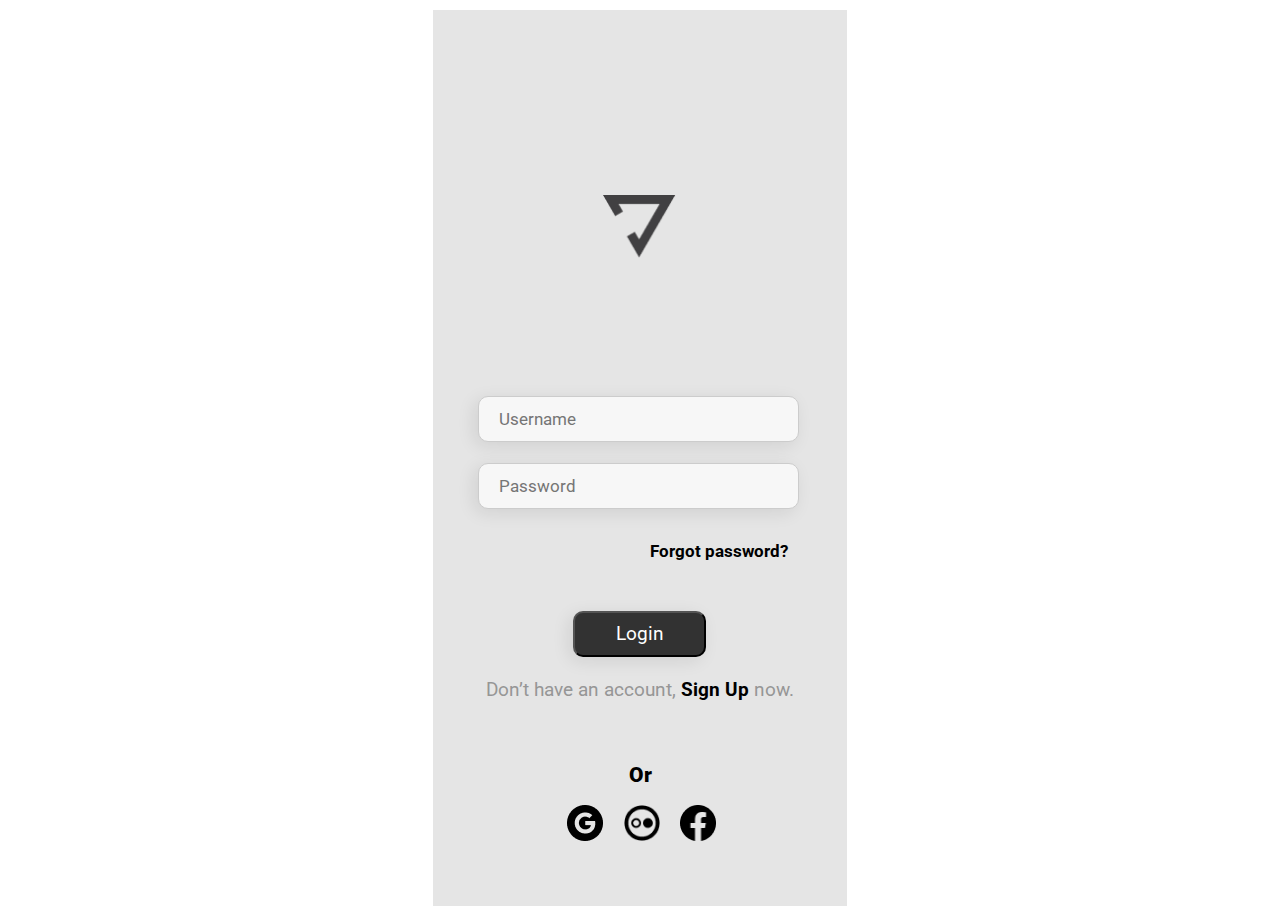
<file: Login/index.html>
<!DOCTYPE html>
<html lang="pt-br">

<head>
    <meta charset="UTF-8">
    <meta http-equiv="X-UA-Compatible" content="IE=edge">
    <meta name="viewport" content="width=device-width, initial-scale=1.0">
    <title>App Yoga</title>
    <link rel="stylesheet" href="./styles.css">
    <link rel="preconnect" href="https://fonts.googleapis.com">
    <link rel="preconnect" href="https://fonts.gstatic.com" crossorigin>
    <link href="https://fonts.googleapis.com/css2?family=Roboto:ital,wght@0,400;0,700;1,100&display=swap"rel="stylesheet">
</head>

<body>
    <div class="center">

        <img src="../assets/Vector.png" alt="logo" id="logo">

        <div class="container-inputs">
            <input type="text" placeholder="Username">
            <input type="password" placeholder="Password">
        </div>
        <!--container-inputs-->

        <p id="forgot">Forgot password?</p>

        <button id="button">Login</button>

        <p id="create">Don’t have an account, 
            <a href="http://127.0.0.1:5500/Sign/index.html" target="blank">
            <b>Sign Up</b></a> now.</p>

        <p id="others">Or</p>

        <div class="container-images">
            <img src="../assets/google.png" alt="google">
            <img src="../assets/pontos.png" alt="pontos">
            <img src="../assets/facebook.png" alt="facebook">
        </div>
        <!--container-images-->

    </div>
    <!--center-->
</body>

</html>
</file>
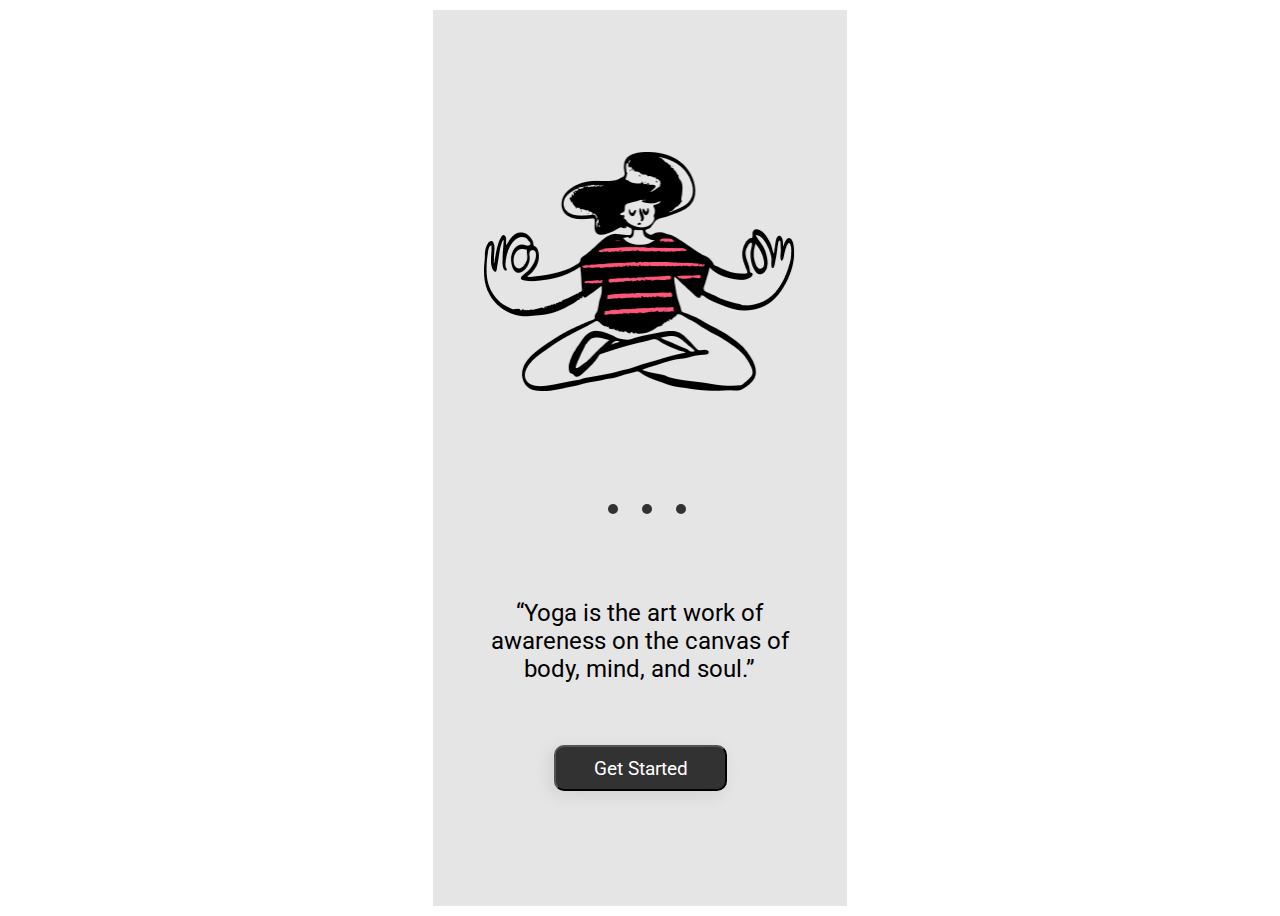
<file: Sign/index.html>
<!DOCTYPE html>
<html lang="pt-br">
<head>
    <meta charset="UTF-8">
    <meta http-equiv="X-UA-Compatible" content="IE=edge">
    <meta name="viewport" content="width=device-width, initial-scale=1.0">
    <title>Get Started</title>
    <link rel="stylesheet" href="./styles.css">
    <link rel="preconnect" href="https://fonts.googleapis.com">
    <link rel="preconnect" href="https://fonts.gstatic.com" crossorigin>
    <link href="https://fonts.googleapis.com/css2?family=Roboto:ital,wght@0,400;0,700;1,100&display=swap"rel="stylesheet">
</head>

<body>
    <div class="center">
        <img src="../assets/meditating.png" alt="meditação" id="meditacao">

        <div class="container-bullets">
            <div class="bullet"></div>
            <div class="bullet"></div>
            <div class="bullet"></div>
        </div>
        <!--container-bullets-->

        <h4>“Yoga is the art work of awareness on the canvas of body, mind, and soul.”</h4>

        <button id="button">Get Started</button>
    
    </div>
    <!--center-->

</body>
</html>
</file>
<file: Login/styles.css>
* {
    margin: 0;
    padding: 0;
    box-sizing: border-box;
    font-family: 'Roboto', sans-serif;
}

.center {
    width: 414px;
    height: 896px;
    background-color: #E5E5E5;
    margin: 10px auto;
}

#logo {
    width: 73.15px;
    height: 63.35px;
    margin: 185px 170.85px 0  170px;
}

.container-inputs {
    margin-top: 112.65px;
}

.container-inputs input {
    width: 321px;
    height: 46px;
    background: #F7F7F7;
    box-shadow: -4px 4px 18px rgba(0, 0, 0, 0.09);
    border: 1px solid #ccc;
    border-radius: 10px;
    margin-top: 21px;
    margin-left: 45px;
    font-size: 17px;
    color: #969696;
    outline: none;
    padding: 15px 0 14px 20px;
}

#forgot {
    text-align: right;
    margin-top: 35px;
    margin-right: 59px;
    font-size: 17px;
    font-weight: bolder;
    color: #000000;
    line-height: 15px;
}

#forgot:hover{
    cursor: pointer;
    opacity: 0.5;
}

#button {
    width: 133px;
    height: 46px;
    margin-top: 52px;
    margin-left: 140px;
    background: #323232;
    box-shadow: -4px 4px 18px rgba(0, 0, 0, 0.09);
    border-radius: 10px;
    font-size: 19px;
    text-align: center;
    color: #FFFFFF;
    transition: 2s;
}

#button:hover{
    cursor: pointer;
    opacity: 0.8;
    transform: translateY(-15px) ;
}

#create {
    margin-top: 21px;
    text-align: center;
    font-size: 19px;
    color: #969696;
}

#create a{
    color: #000000;
    text-decoration: none;
}

#create b:hover {
    cursor: pointer;
    opacity: 0.7;
}

#others {
    margin-top: 62px;
    font-weight: 900;
    font-size: 21px;
    color: #000000;
    text-align: center;
}

.container-images {
    display: inline-block;
    margin-top: 18.5px;
    margin-left: 134px;
}

.container-images img {
    width: 36px;
    height: 36px;
}

.container-images img:nth-child(2) , img:nth-child(3) {
    margin-left: 16.5px;
}

.container-images img:hover {
    cursor: pointer;
    opacity: 0.8;
}
</file>
<file: Sign/styles.css>
* {
    margin: 0;
    padding: 0;
    box-sizing: border-box;
    font-family: 'Roboto', sans-serif;
}

.center {
    width: 414px;
    height: 896px;
    margin: 10px auto;
    background-color: #E5E5E5;
}

#meditacao {
    width: 311.05px;
    height: 239px;
    margin-top: 142px;
    margin-left: 51px;
}

.container-bullets {
    margin-top: 104px;
    margin-left: 175px;
}

.container-bullets:hover {
    opacity: 0.8;
    cursor: pointer;
}

.container-bullets .bullet{
    align-items: center;
    display: inline-block;
    width: 10px;
    height: 10px;
    border-radius: 5px;
    background: #323232;
}

.container-bullets .bullet:nth-child(2) , .bullet:nth-child(3){
    margin-left: 20px;
}

h4 {
    margin: 81px 44px 0 43px;
    font-size: 24px;
    color: #000000;
    font-weight: normal;
    text-align: center;
}

#button{
    width: 173px;
    height: 46px;
    background: #323232;
    margin: 62px 120px 121px 121px;
    box-shadow: -4px 4px 18px rgba(0, 0, 0, 0.09);
    border-radius: 10px;
    font-size: 19px;
    text-align: center;
    color: #FFFFFF;
    transition: 2s;
}

#button:hover {
    cursor: pointer;
    opacity: 0.8;
    transform: translateY(15px) ;
}
</file>
